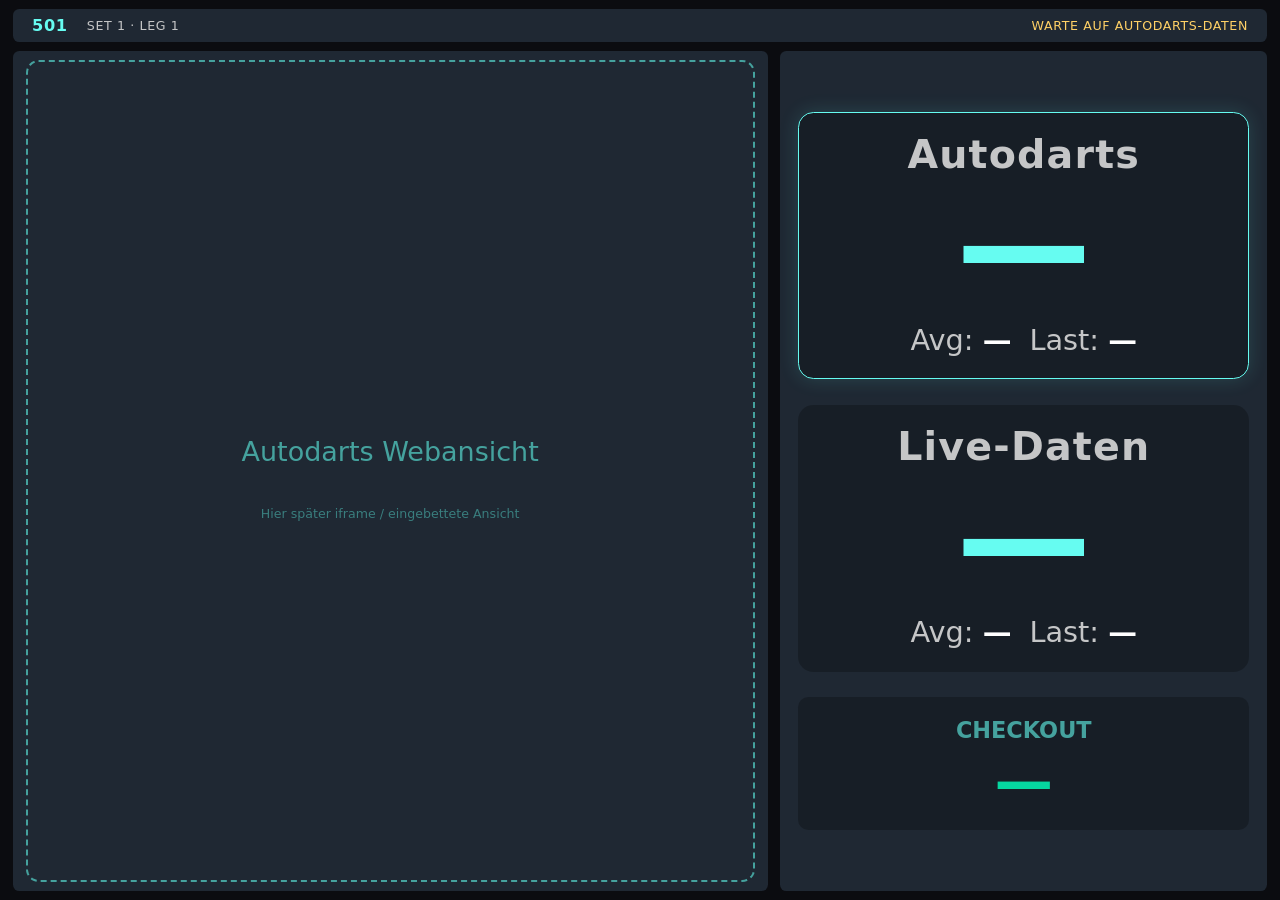
<file: index.html>
<!DOCTYPE html>
<html lang="de">
<head>
    <meta charset="UTF-8">
    <meta name="viewport" content="width=device-width, initial-scale=1.0">
    <title>Autodarts Dashboard</title>
    <link rel="stylesheet" href="css/dashboard.css">
</head>
<body>
    <div id="dashboard" class="dashboard">
        <header class="top-bar">
            <div class="match-info">
                <span id="match-mode">501</span>
                <span id="match-set-leg">Set 1 · Leg 1</span>
            </div>
            <div class="match-meta">
                <span id="match-status">Warte auf Spiel…</span>
            </div>
        </header>

        <main class="main-grid layout-webview-sidepanel">
            <section class="webview-panel" aria-label="Autodarts Webansicht">
                <div class="webview-placeholder">
                    <p>Autodarts Webansicht</p>
                    <p class="webview-hint">Hier später iframe / eingebettete Ansicht</p>
                </div>
            </section>

            <section class="score-panel" aria-label="Spielstand">
                <div class="score-card active" id="player-1">
                    <h2 class="player-name">Spieler 1</h2>
                    <div class="score" id="score-1">501</div>
                    <div class="stats">
                        <span>Avg: <b id="avg-1">0.0</b></span>
                        <span>Last: <b id="last-1">—</b></span>
                    </div>
                </div>

                <div class="score-card" id="player-2">
                    <h2 class="player-name">Spieler 2</h2>
                    <div class="score" id="score-2">501</div>
                    <div class="stats">
                        <span>Avg: <b id="avg-2">0.0</b></span>
                        <span>Last: <b id="last-2">—</b></span>
                    </div>
                </div>

                <div class="checkout-panel" aria-label="Checkout-Hinweise">
                    <h3>Checkout</h3>
                    <div id="checkout-display" class="checkout-value">—</div>
                </div>
            </section>

            <section class="stats-panel" aria-label="Statistiken">
                <h3>Letzte Würfe</h3>
                <ul id="last-throws" class="throws-list">
                    <li>—</li>
                </ul>
            </section>
        </main>
    </div>

    <script src="js/config.js"></script>
    <script src="js/webview.js"></script>
    <script src="js/adapter.js"></script>
    <script src="js/api.js"></script>
    <script src="js/dashboard.js"></script>
</body>
</html>
</file>
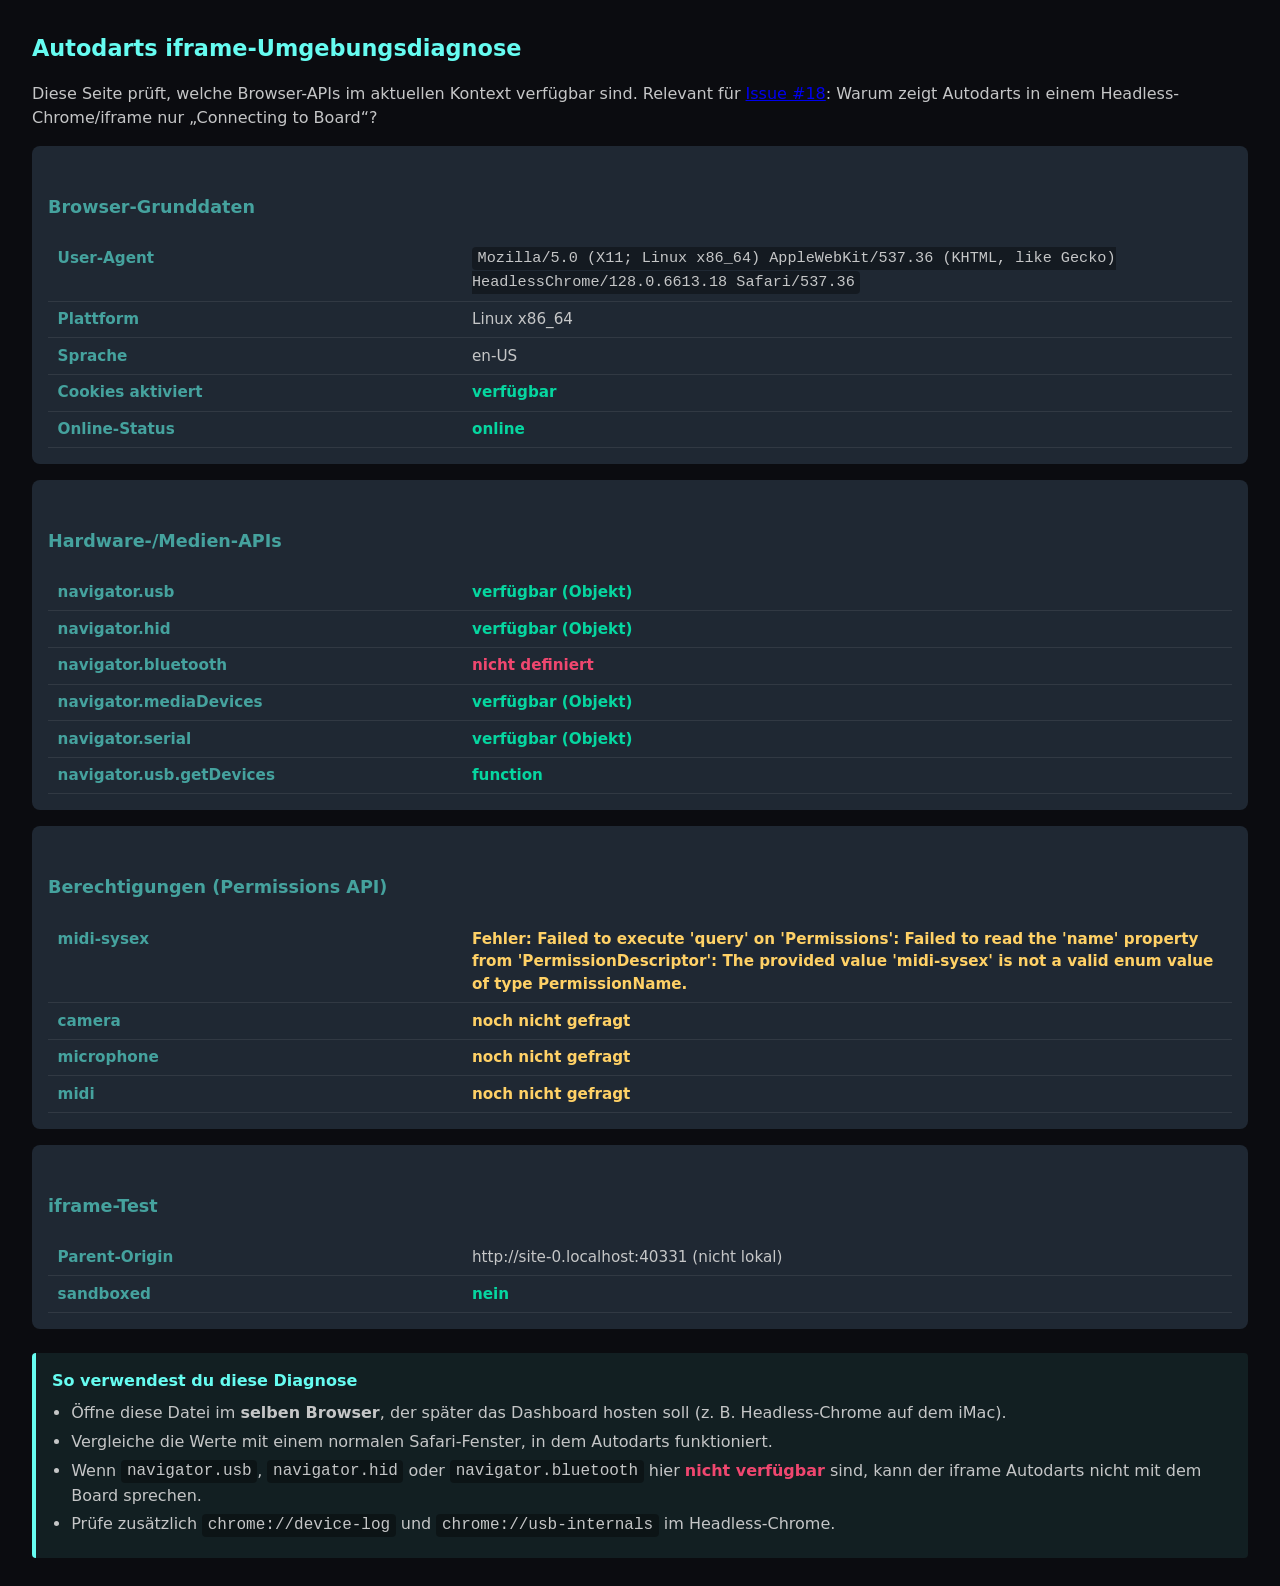
<file: scripts/diagnose-iframe-environment.html>
<!DOCTYPE html>
<html lang="de">
<head>
    <meta charset="UTF-8">
    <meta name="viewport" content="width=device-width, initial-scale=1.0">
    <title>Autodarts iframe-Umgebungsdiagnose</title>
    <style>
        :root {
            --bg: #0b0c10;
            --panel: #1f2833;
            --text: #c5c6c7;
            --accent: #66fcf1;
            --accent-dim: #45a29e;
            --danger: #ef476f;
            --success: #06d6a0;
            --warning: #ffd166;
        }
        html, body {
            margin: 0;
            padding: 1rem;
            background: var(--bg);
            color: var(--text);
            font-family: 'Segoe UI', system-ui, sans-serif;
            line-height: 1.5;
        }
        h1 {
            color: var(--accent);
            font-size: 1.4rem;
            margin-top: 0;
        }
        h2 {
            color: var(--accent-dim);
            font-size: 1.1rem;
            border-bottom: 1px solid var(--panel);
            padding-bottom: 0.3rem;
            margin-top: 2rem;
        }
        .section {
            background: var(--panel);
            border-radius: 0.5rem;
            padding: 1rem;
            margin-bottom: 1rem;
        }
        table {
            width: 100%;
            border-collapse: collapse;
            font-size: 0.95rem;
        }
        th, td {
            text-align: left;
            padding: 0.4rem 0.6rem;
            border-bottom: 1px solid rgba(255,255,255,0.08);
            vertical-align: top;
        }
        th {
            color: var(--accent-dim);
            width: 35%;
        }
        .ok { color: var(--success); font-weight: 600; }
        .warn { color: var(--warning); font-weight: 600; }
        .fail { color: var(--danger); font-weight: 600; }
        code {
            background: rgba(0,0,0,0.35);
            padding: 0.15rem 0.35rem;
            border-radius: 0.25rem;
            font-family: ui-monospace, SFMono-Regular, Menlo, Monaco, Consolas, monospace;
            word-break: break-word;
        }
        .hint {
            margin-top: 1.5rem;
            padding: 1rem;
            background: rgba(102, 252, 241, 0.08);
            border-left: 4px solid var(--accent);
            border-radius: 0.25rem;
        }
        .hint h3 {
            margin: 0 0 0.5rem;
            color: var(--accent);
            font-size: 1rem;
        }
        .hint ul {
            margin: 0;
            padding-left: 1.2rem;
        }
        .hint li {
            margin-bottom: 0.3rem;
        }
    </style>
</head>
<body>
    <h1>Autodarts iframe-Umgebungsdiagnose</h1>
    <p>
        Diese Seite prüft, welche Browser-APIs im aktuellen Kontext verfügbar sind.
        Relevant für <a href="https://github.com/Hoook21/autodarts-dashboard/issues/18">Issue #18</a>:
        Warum zeigt Autodarts in einem Headless-Chrome/iframe nur „Connecting to Board“?
    </p>

    <div class="section">
        <h2>Browser-Grunddaten</h2>
        <table id="browser-table"></table>
    </div>

    <div class="section">
        <h2>Hardware-/Medien-APIs</h2>
        <table id="hardware-table"></table>
    </div>

    <div class="section">
        <h2>Berechtigungen (Permissions API)</h2>
        <table id="permissions-table"></table>
    </div>

    <div class="section">
        <h2>iframe-Test</h2>
        <table id="iframe-table"></table>
    </div>

    <div class="hint">
        <h3>So verwendest du diese Diagnose</h3>
        <ul>
            <li>Öffne diese Datei im <strong>selben Browser</strong>, der später das Dashboard hosten soll (z. B. Headless-Chrome auf dem iMac).</li>
            <li>Vergleiche die Werte mit einem normalen Safari-Fenster, in dem Autodarts funktioniert.</li>
            <li>Wenn <code>navigator.usb</code>, <code>navigator.hid</code> oder <code>navigator.bluetooth</code> hier <span class="fail">nicht verfügbar</span> sind, kann der iframe Autodarts nicht mit dem Board sprechen.</li>
            <li>Prüfe zusätzlich <code>chrome://device-log</code> und <code>chrome://usb-internals</code> im Headless-Chrome.</li>
        </ul>
    </div>

    <script>
        (function () {
            'use strict';

            function tag(value, type) {
                const span = document.createElement('span');
                span.className = type;
                span.textContent = value;
                return span;
            }

            function addRow(tableId, label, valueNode) {
                const table = document.getElementById(tableId);
                const tr = document.createElement('tr');
                const th = document.createElement('th');
                th.textContent = label;
                const td = document.createElement('td');
                if (typeof valueNode === 'string') {
                    td.innerHTML = valueNode;
                } else {
                    td.appendChild(valueNode);
                }
                tr.append(th, td);
                table.appendChild(tr);
            }

            function presentFeature(value) {
                if (value === undefined) return tag('nicht definiert', 'fail');
                if (value === null) return tag('null', 'warn');
                if (typeof value === 'boolean') return value ? tag('verfügbar', 'ok') : tag('nicht verfügbar', 'fail');
                const el = document.createElement('span');
                el.className = 'ok';
                el.textContent = typeof value === 'object' ? 'verfügbar (Objekt)' : String(value);
                return el;
            }

            function presentPermission(state) {
                switch (state) {
                    case 'granted': return tag('erteilt', 'ok');
                    case 'prompt': return tag('noch nicht gefragt', 'warn');
                    case 'denied': return tag('verweigert', 'fail');
                    default: return tag(state ?? 'unbekannt', 'warn');
                }
            }

            // Browser-Grunddaten
            const uaCode = document.createElement('code');
            uaCode.textContent = navigator.userAgent;
            addRow('browser-table', 'User-Agent', uaCode);
            addRow('browser-table', 'Plattform', navigator.platform || '—');
            addRow('browser-table', 'Sprache', navigator.language || '—');
            addRow('browser-table', 'Cookies aktiviert', presentFeature(navigator.cookieEnabled));
            addRow('browser-table', 'Online-Status', navigator.onLine ? tag('online', 'ok') : tag('offline', 'warn'));

            // Hardware-/Medien-APIs
            addRow('hardware-table', 'navigator.usb', presentFeature(navigator.usb));
            addRow('hardware-table', 'navigator.hid', presentFeature(navigator.hid));
            addRow('hardware-table', 'navigator.bluetooth', presentFeature(navigator.bluetooth));
            addRow('hardware-table', 'navigator.mediaDevices', presentFeature(navigator.mediaDevices));
            addRow('hardware-table', 'navigator.serial', presentFeature(navigator.serial));
            addRow('hardware-table', 'navigator.usb.getDevices', presentFeature(typeof navigator.usb?.getDevices));

            // Permissions API (best-effort)
            const permissionNames = ['camera', 'microphone', 'midi', 'midi-sysex'];
            if (navigator.permissions) {
                permissionNames.forEach((name) => {
                    navigator.permissions.query({ name }).then((result) => {
                        addRow('permissions-table', name, presentPermission(result.state));
                    }).catch((err) => {
                        addRow('permissions-table', name, tag(`Fehler: ${err.message}`, 'warn'));
                    });
                });
            } else {
                addRow('permissions-table', 'Permissions API', tag('nicht verfügbar', 'fail'));
            }

            // iframe-Test: prüfen, ob ein iframe überhaupt geladen werden kann
            const iframeTestResult = (() => {
                const parentOrigin = window.location.origin;
                const isLocalhost = /^https?:\/\/(localhost|127\.0\.0\.1)(:\d+)?$/.test(parentOrigin);
                const span = document.createElement('span');
                span.textContent = `${parentOrigin} (${isLocalhost ? 'lokal' : 'nicht lokal'})`;
                return span;
            })();
            addRow('iframe-table', 'Parent-Origin', iframeTestResult);
            addRow('iframe-table', 'sandboxed', window.frameElement ? tag('ja', 'warn') : tag('nein', 'ok'));
        })();
    </script>
</body>
</html>
</file>
<file: css/dashboard.css>
* {
    box-sizing: border-box;
}

:root {
    --bg: #0b0c10;
    --panel: #1f2833;
    --text: #c5c6c7;
    --accent: #66fcf1;
    --accent-dim: #45a29e;
    --danger: #ef476f;
    --success: #06d6a0;
    --warning: #ffd166;
}

html, body {
    margin: 0;
    padding: 0;
    width: 100%;
    height: 100%;
    background: var(--bg);
    color: var(--text);
    font-family: 'Segoe UI', system-ui, sans-serif;
    overflow: hidden;
}

.dashboard {
    display: grid;
    grid-template-rows: auto 1fr;
    height: 100vh;
    width: 100vw;
    padding: 1vh 1vw;
    gap: 1vh;
}

.top-bar {
    display: flex;
    justify-content: space-between;
    align-items: center;
    background: var(--panel);
    padding: 0.8vh 1.5vw;
    border-radius: 0.5vw;
    font-size: 1.4vh;
    text-transform: uppercase;
    letter-spacing: 0.05em;
}

.match-info {
    display: flex;
    gap: 1.5vw;
    align-items: center;
}

#match-mode {
    font-weight: 700;
    color: var(--accent);
    font-size: 1.8vh;
}

#match-status {
    color: var(--warning);
}

.main-grid {
    display: grid;
    gap: 1vw;
    min-height: 0;
}

/* Layout 1: Balanced 3-Column (Board | Score | Stats) */
.layout-balanced {
    grid-template-columns: 2fr 1.2fr 1fr;
}

/* Layout 2: Score-first */
.layout-score-first {
    grid-template-columns: 1fr 2fr 1fr;
}

/* Layout 3: Webview + Sidepanel */
.layout-webview-sidepanel {
    grid-template-columns: 2.5fr 1fr 1fr;
}


/* Layout 5: Webview + Big Readable Scores
   Links bleibt das Brett groß sichtbar, rechts wird die vorhandene Punkteanzeige
   auf Dartboard-Abstand getrimmt. */
.layout-webview-big-readable {
    grid-template-columns: minmax(0, 1.55fr) minmax(34vw, 1fr);
    grid-template-areas: 'webview score';
}

.layout-webview-big-readable .webview-panel,
.layout-webview-big-readable .board-panel {
    grid-area: webview;
    min-height: 0;
}

.layout-webview-big-readable .score-panel {
    grid-area: score;
    justify-content: center;
    gap: 2.8vh;
    padding: 2.2vh 1.4vw;
}

.layout-webview-big-readable .stats-panel {
    display: none;
}

.layout-webview-big-readable .score-card {
    padding: 2.4vh 1.5vw;
    border-radius: 1.2vw;
}

.layout-webview-big-readable .player-name {
    font-size: clamp(2.2rem, 4.4vh, 4.5rem);
    line-height: 1;
    margin-bottom: 1.2vh;
    letter-spacing: .03em;
}

.layout-webview-big-readable .score {
    font-size: clamp(6rem, 15vh, 12rem);
    line-height: .9;
    margin-bottom: 1.8vh;
}

.layout-webview-big-readable .stats {
    font-size: clamp(1.8rem, 3.2vh, 3.3rem);
    gap: 1.4vw;
    justify-content: center;
}

.layout-webview-big-readable .checkout-panel {
    margin-top: 0;
    padding: 2.2vh 1.4vw;
}

.layout-webview-big-readable .checkout-panel h3 {
    font-size: clamp(1.4rem, 2.4vh, 2.5rem);
}

.layout-webview-big-readable .checkout-value {
    font-size: clamp(3rem, 6.5vh, 6rem);
    line-height: 1;
}

.layout-webview-big-readable .webview-placeholder {
    font-size: 3vh;
}

/* Layout 4: Big-Type / Distance-Readable (Score + Stats maximal aus Abstand lesbar) */
.layout-big-type {
    grid-template-columns: 3fr 1.5fr;
    grid-template-areas: 'score stats';
}

.layout-big-type .webview-panel,
.layout-big-type .board-panel {
    display: none;
}

.layout-big-type .score-panel {
    grid-area: score;
}

.layout-big-type .stats-panel {
    grid-area: stats;
}

.layout-big-type .score-panel {
    justify-content: center;
    gap: 4vh;
}

.layout-big-type .score-card {
    padding: 3vh 2vw;
    border-radius: 1.2vw;
}

.layout-big-type .player-name {
    font-size: 4vh;
    margin-bottom: 1.5vh;
}

.layout-big-type .score {
    font-size: 18vh;
    margin-bottom: 2vh;
}

.layout-big-type .stats {
    font-size: 3.5vh;
    justify-content: center;
    gap: 2vw;
}

.layout-big-type .stats-panel h3,
.layout-big-type .checkout-panel h3 {
    font-size: 2.5vh;
}

.layout-big-type .throws-list {
    font-size: 3vh;
    gap: 1vh;
}

.layout-big-type .throws-list li {
    padding: 1vh 1vw;
}

.layout-big-type .checkout-panel {
    margin-top: 2vh;
    padding: 2vh;
}

.layout-big-type .checkout-value {
    font-size: 8vh;
}

.board-panel,
.webview-panel,
.score-panel,
.stats-panel {
    background: var(--panel);
    border-radius: 0.5vw;
    padding: 1vh 1vw;
    display: flex;
    flex-direction: column;
    overflow: hidden;
}

.board-panel,
.webview-panel {
    align-items: center;
    justify-content: center;
}

.board-placeholder,
.webview-placeholder {
    width: 100%;
    height: 100%;
    border: 0.2vw dashed var(--accent-dim);
    border-radius: 1vw;
    display: flex;
    flex-direction: column;
    align-items: center;
    justify-content: center;
    color: var(--accent-dim);
    font-size: 2vh;
    text-align: center;
}

.webview-hint {
    font-size: 1.4vh;
    opacity: 0.7;
}


.camera-stage {
    position: relative;
    width: 100%;
    height: 100%;
    display: grid;
    place-items: center;
    overflow: hidden;
    border-radius: 1.2vw;
    background: #05080d;
}

.camera-image {
    width: 100%;
    height: 100%;
    object-fit: contain;
    object-position: center center;
}

.camera-label {
    position: absolute;
    left: 1vw;
    bottom: 1vw;
    padding: 0.45vw 0.7vw;
    border-radius: 999px;
    background: rgba(0, 0, 0, 0.62);
    color: #eaf2ff;
    font-size: 1.2vw;
    font-weight: 800;
    letter-spacing: 0.04em;
}

.webview-iframe {
    width: 100%;
    height: 100%;
    border: none;
    border-radius: 1vw;
    background: #000;
}

.score-panel {
    justify-content: center;
    gap: 2vh;
}

.score-card {
    background: rgba(0, 0, 0, 0.25);
    border-radius: 0.8vw;
    padding: 2vh 1.5vw;
    text-align: center;
    border: 0.15vw solid transparent;
    transition: border-color 0.2s;
}

.score-card.active {
    border-color: var(--accent);
    box-shadow: 0 0 1.5vw rgba(102, 252, 241, 0.15);
}

.player-name {
    margin: 0 0 1vh;
    font-size: 2vh;
    font-weight: 600;
    color: var(--text);
}

.score {
    font-size: 9vh;
    font-weight: 700;
    color: var(--accent);
    line-height: 1;
    margin-bottom: 1.5vh;
}

.stats {
    display: flex;
    justify-content: space-between;
    font-size: 1.6vh;
    color: var(--text);
}

.stats b {
    color: #fff;
    font-weight: 600;
}

.checkout-panel {
    margin-top: 1vh;
    padding: 1.5vh;
    background: rgba(0, 0, 0, 0.25);
    border-radius: 0.8vw;
    text-align: center;
}

.checkout-panel h3 {
    margin: 0 0 1vh;
    font-size: 1.4vh;
    text-transform: uppercase;
    color: var(--accent-dim);
}

.checkout-value {
    font-size: 4vh;
    font-weight: 700;
    color: var(--success);
}

.stats-panel h3 {
    margin: 0 0 1vh;
    font-size: 1.6vh;
    text-transform: uppercase;
    color: var(--accent-dim);
}

.throws-list {
    list-style: none;
    margin: 0;
    padding: 0;
    font-size: 1.8vh;
    display: flex;
    flex-direction: column;
    gap: 0.5vh;
}

.throws-list li {
    background: rgba(0, 0, 0, 0.2);
    padding: 0.6vh 0.8vw;
    border-radius: 0.3vw;
}

/* Responsive fallback for very small heights */
@media (max-height: 500px) {
    .score {
        font-size: 7vh;
    }
    .player-name {
        font-size: 1.6vh;
    }
}
</file>
